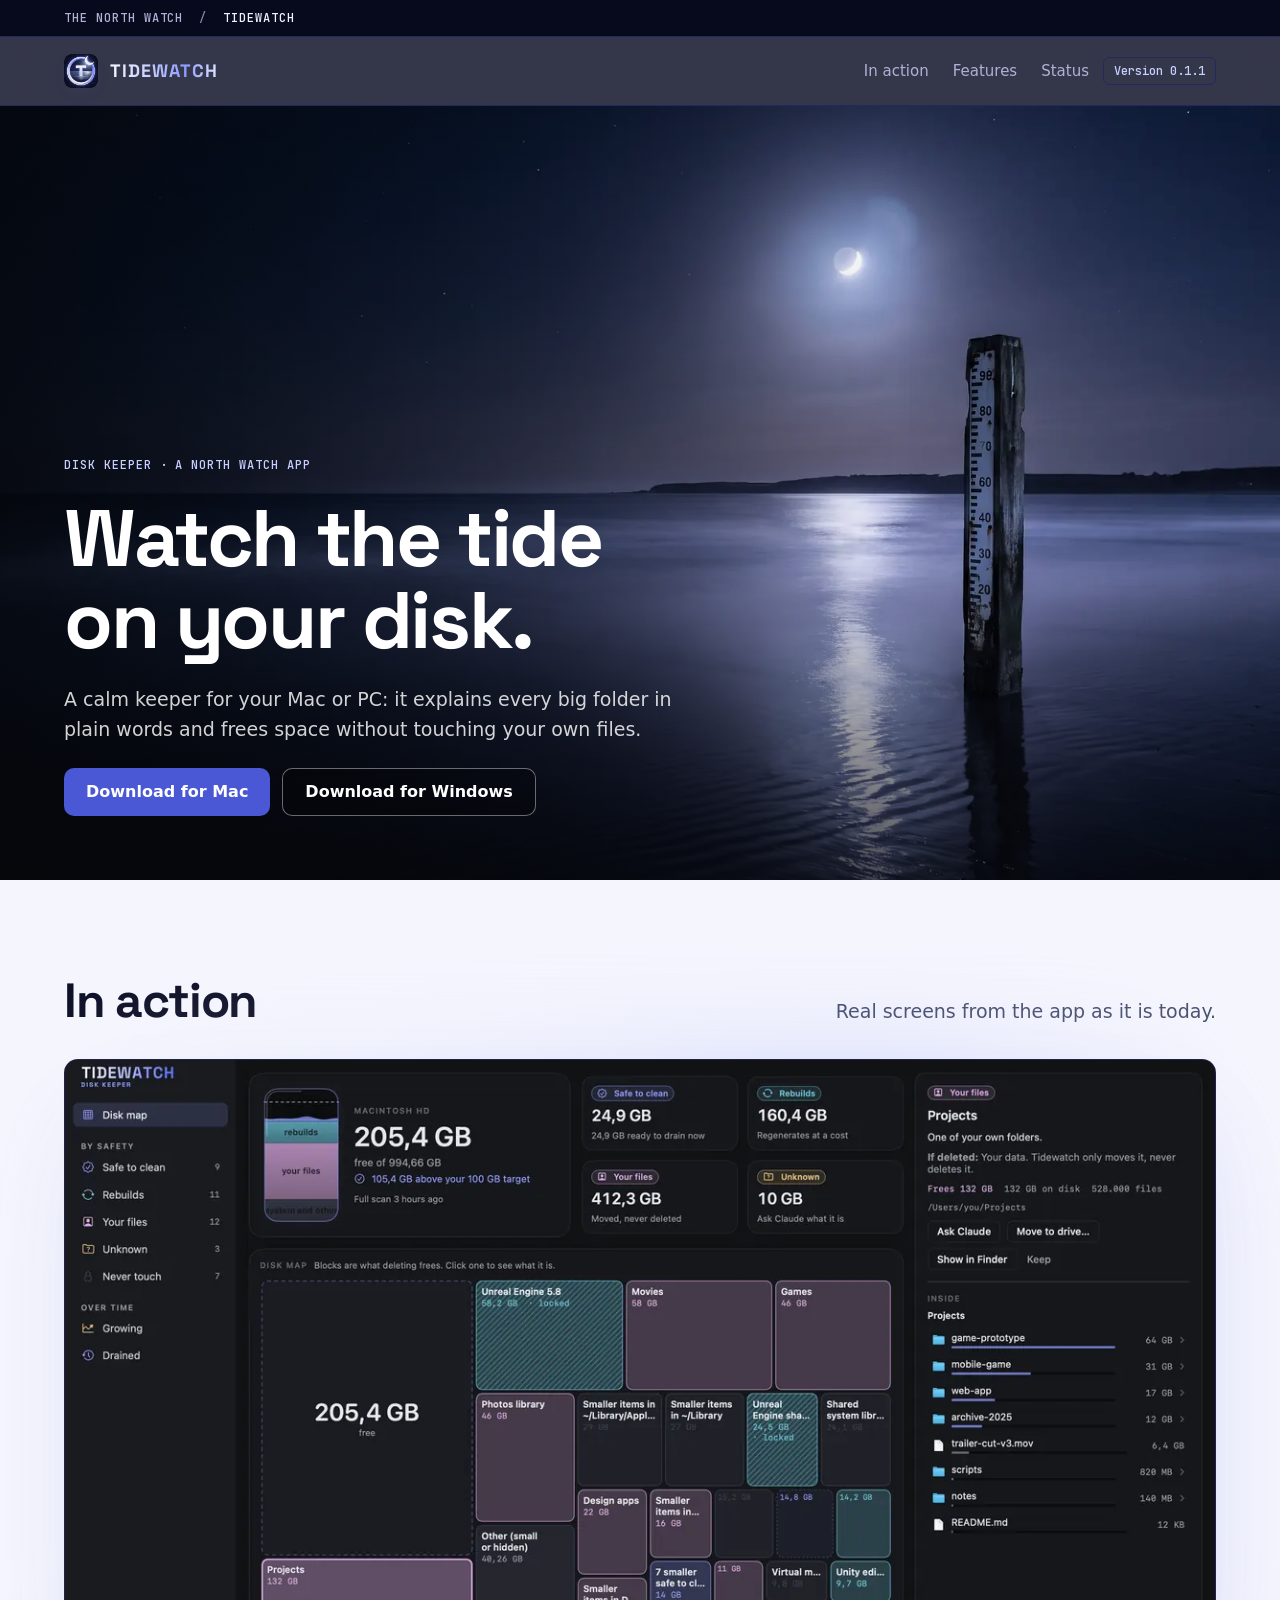
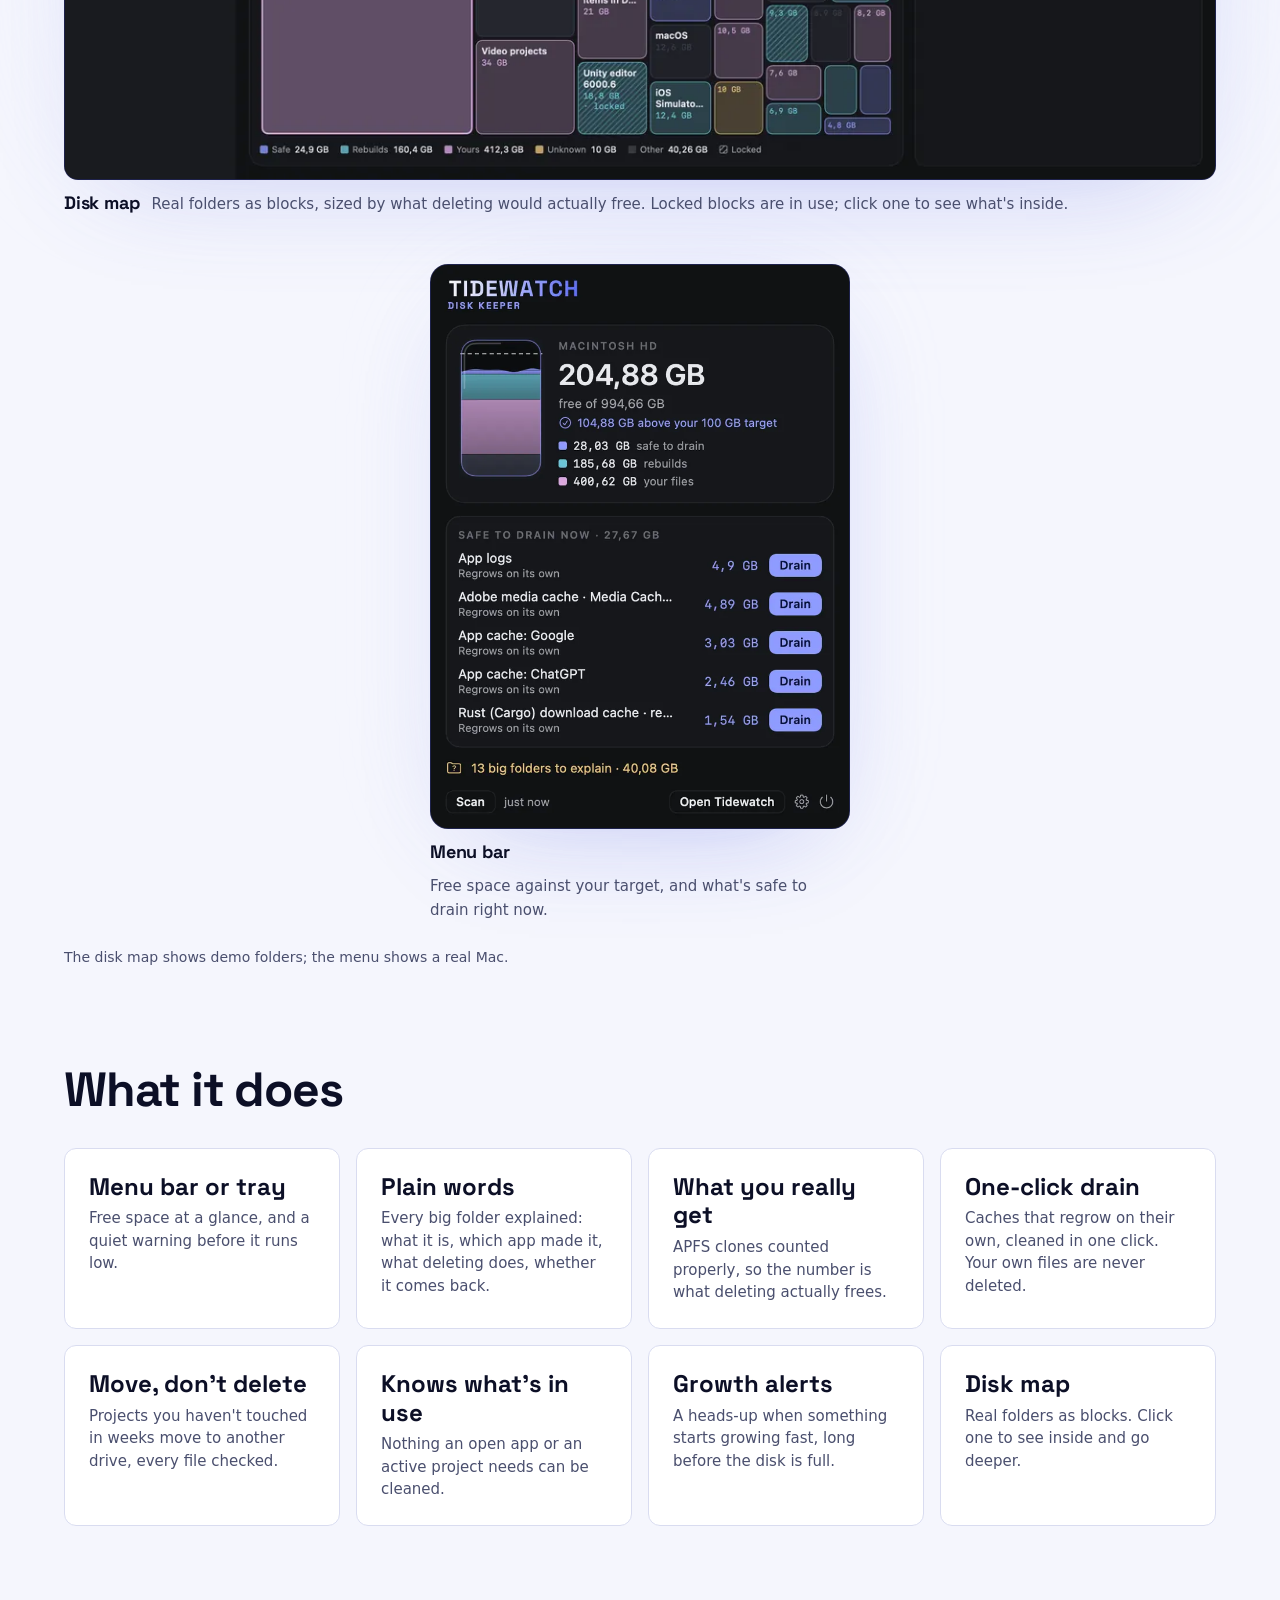
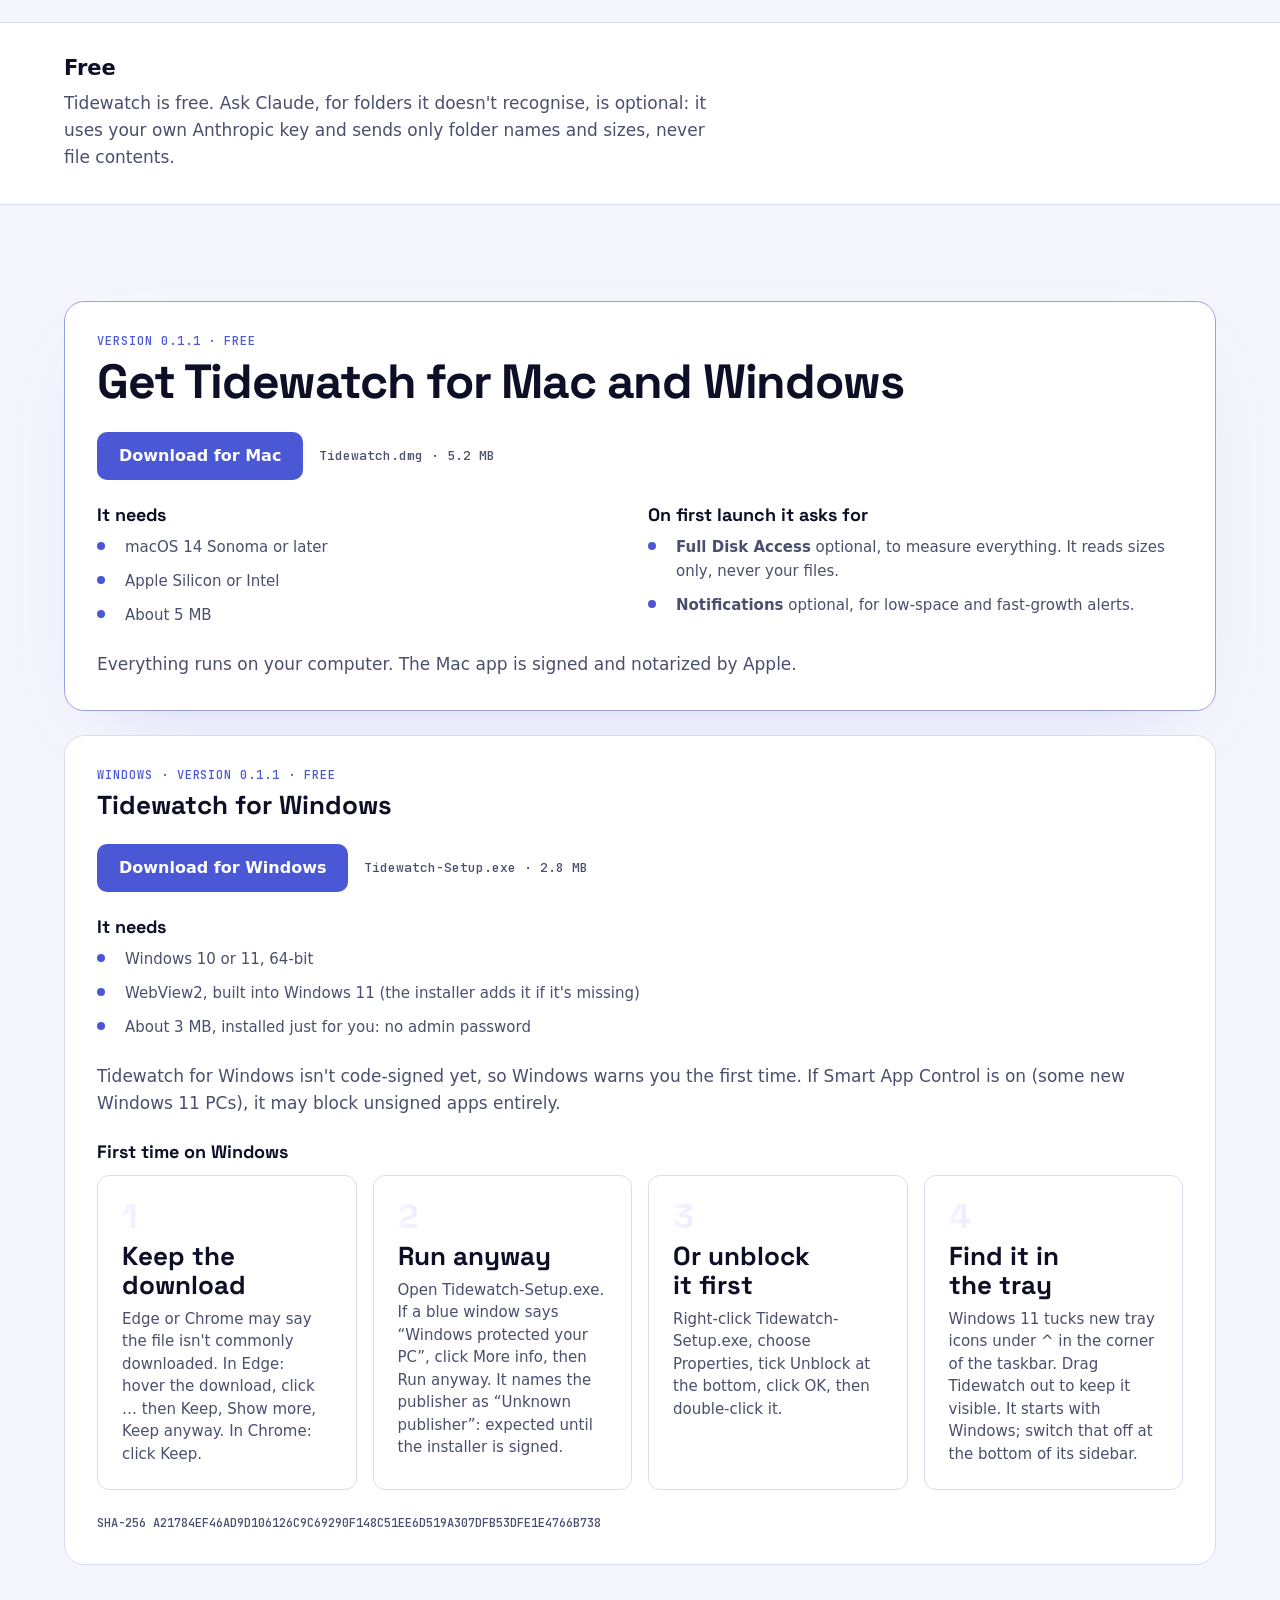
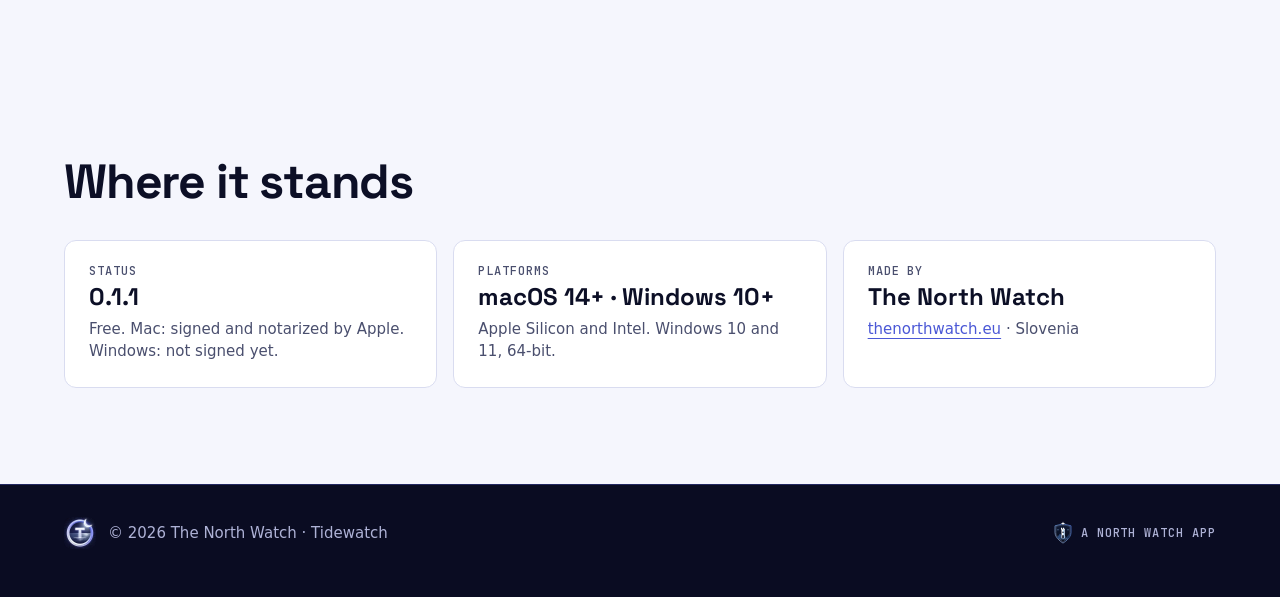
<file: index.html>
<!doctype html>
<html lang="en" data-site="tw">
<head>
<meta charset="utf-8">
<meta name="viewport" content="width=device-width, initial-scale=1">
<title>Tidewatch — watch the tide on your disk</title>
<meta name="description" content="A calm keeper for your disk, in the Mac menu bar or the Windows tray: every big folder explained in plain words, space freed without touching your files. Free, for macOS 14+ and Windows 10 and 11.">
<meta name="theme-color" content="#0a0e14">
<link rel="canonical" href="https://tidewatch.thenorthwatch.eu/">
<link rel="icon" href="nw/img/favicon.svg" type="image/svg+xml">
<link rel="apple-touch-icon" href="nw/img/apple-touch-icon-180.png">
<meta property="og:title" content="Tidewatch">
<meta property="og:description" content="A calm keeper for your disk, in the Mac menu bar or the Windows tray: every big folder explained in plain words, space freed without touching your files. Free, for macOS 14+ and Windows 10 and 11.">
<meta property="og:type" content="website">
<meta property="og:url" content="https://tidewatch.thenorthwatch.eu/">
<meta property="og:image" content="https://tidewatch.thenorthwatch.eu/nw/img/hero-og.jpg">
<meta name="twitter:card" content="summary_large_image">
<link rel="stylesheet" href="nw/nw.css">
<script src="nw/nw.js" defer></script>
</head>
<body>
<a class="skip" href="#action">Skip to the app in action</a>

<nav class="strip" aria-label="The North Watch family">
  <div class="wrap">
    <a href="https://thenorthwatch.eu">The North Watch</a>
    <span class="sep" aria-hidden="true">/</span>
    <a href="./" aria-current="page">Tidewatch</a>
  </div>
</nav>

<header class="bar">
  <div class="wrap">
    <a class="brand" href="./"><img class="app-icon" src="nw/img/icon-128.webp" srcset="nw/img/icon-128.webp 1x, nw/img/icon-256.webp 2x" alt="" width="34" height="34"><span class="wordmark">Tidewatch</span></a>
    <nav class="nav" aria-label="Primary">
      <a class="opt" href="#action">In action</a>
      <a class="opt" href="#features">Features</a>
      <a class="opt" href="#status">Status</a>
      <span class="pill pill--accent">Version 0.1.1</span>
    </nav>
  </div>
</header>

<main>
  <section class="hero" style="--hero-focus-mobile: 60% center">
    <picture><source type="image/webp" srcset="nw/img/hero-960.webp 960w, nw/img/hero-1600.webp 1600w, nw/img/hero-2400.webp 2400w" sizes="100vw"><img src="nw/img/hero-1600.jpg" alt="A wooden tide gauge standing in a calm night sea under a crescent moon" width="1600" height="1067" fetchpriority="high"></picture>
    <div class="wrap">
      <span class="eyebrow">Disk keeper · a North Watch app</span>
      <h1 class="display">Watch the tide on your disk.</h1>
      <p class="lead">A calm keeper for your Mac or PC: it explains every big folder in plain words and frees space without touching your own files.</p>
      <div class="actions">
        <a class="btn btn--primary" href="https://github.com/svizi29/tidewatch-releases/releases/latest/download/Tidewatch.dmg" data-goatcounter-click="download/tidewatch-0.1.1-mac" data-goatcounter-title="Tidewatch 0.1.1 Mac download">Download for Mac</a>
        <a class="btn btn--ghost btn--on-image" href="#windows">Download for Windows</a>
      </div>
    </div>
  </section>

  <section class="section" id="action" aria-labelledby="action-title">
    <div class="wrap">
      <div class="section-head reveal">
        <h2 class="h2" id="action-title">In action</h2>
        <p class="lead">Real screens from the app as it is today.</p>
      </div>
      <figure class="shot shot--hero reveal">
        <div class="shot__frame"><picture><source type="image/webp" srcset="nw/img/shot-01-overview-1200.webp 1200w, nw/img/shot-01-overview-2000.webp 2000w" sizes="(min-width: 1200px) 1150px, 100vw"><img src="nw/img/shot-01-overview-2000.jpg" alt="Disk map: Real folders as blocks, sized by what deleting would actually free. Locked blocks are in use; click one to see what&#x27;s inside." width="2880" height="1800" loading="lazy"></picture></div>
        <figcaption><b>Disk map</b><span>Real folders as blocks, sized by what deleting would actually free. Locked blocks are in use; click one to see what&#x27;s inside.</span></figcaption>
      </figure>
      <div class="shots shots--panels" style="margin-top: var(--s7); max-width: 420px">
        <figure class="shot reveal">
          <div class="shot__frame"><picture><source type="image/webp" srcset="nw/img/shot-02-menu-360.webp 360w, nw/img/shot-02-menu-720.webp 720w" sizes="(min-width: 900px) 30vw, 80vw"><img src="nw/img/shot-02-menu-720.png" alt="Menu bar: Free space against your target, and what&#x27;s safe to drain right now." width="800" height="1078" loading="lazy"></picture></div>
          <figcaption><b>Menu bar</b><span>Free space against your target, and what&#x27;s safe to drain right now.</span></figcaption>
        </figure>
      </div>
      <p class="muted" style="margin-top: var(--s5); font-size: 14px">The disk map shows demo folders; the menu shows a real Mac.</p>
    </div>
  </section>

  <section class="section" id="features" aria-labelledby="features-title" style="padding-top: 0">
    <div class="wrap">
      <div class="section-head reveal"><h2 class="h2" id="features-title">What it does</h2></div>
      <div class="facts reveal">
        <div class="fact"><span class="v">Menu bar or tray</span><p>Free space at a glance, and a quiet warning before it runs low.</p></div>
        <div class="fact"><span class="v">Plain words</span><p>Every big folder explained: what it is, which app made it, what deleting does, whether it comes back.</p></div>
        <div class="fact"><span class="v">What you really get</span><p>APFS clones counted properly, so the number is what deleting actually frees.</p></div>
        <div class="fact"><span class="v">One-click drain</span><p>Caches that regrow on their own, cleaned in one click. Your own files are never deleted.</p></div>
        <div class="fact"><span class="v">Move, don&#x27;t delete</span><p>Projects you haven&#x27;t touched in weeks move to another drive, every file checked.</p></div>
        <div class="fact"><span class="v">Knows what&#x27;s in use</span><p>Nothing an open app or an active project needs can be cleaned.</p></div>
        <div class="fact"><span class="v">Growth alerts</span><p>A heads-up when something starts growing fast, long before the disk is full.</p></div>
        <div class="fact"><span class="v">Disk map</span><p>Real folders as blocks. Click one to see inside and go deeper.</p></div>
      </div>
    </div>
  </section>

  <section class="band" aria-labelledby="band-title">
    <div class="wrap">
      <div style="display: flex; flex-direction: column; gap: 8px; max-width: 62ch">
        <h2 class="h3" id="band-title">Free</h2>
        <p class="muted">Tidewatch is free. Ask Claude, for folders it doesn&#x27;t recognise, is optional: it uses your own Anthropic key and sends only folder names and sizes, never file contents.</p>
      </div>
    </div>
  </section>

  <section class="section" id="download" aria-labelledby="download-title">
    <div class="wrap">
      <div class="tier tier--pro reveal" style="gap: var(--s5)">
        <div style="display: flex; flex-direction: column; gap: 8px">
          <span class="eyebrow">Version 0.1.1 · free</span>
          <h2 class="h2" id="download-title">Get Tidewatch for Mac and Windows</h2>
        </div>
        <div style="display: flex; flex-wrap: wrap; align-items: center; gap: var(--s4)"><a class="btn btn--primary" href="https://github.com/svizi29/tidewatch-releases/releases/latest/download/Tidewatch.dmg" data-goatcounter-click="download/tidewatch-0.1.1-mac" data-goatcounter-title="Tidewatch 0.1.1 Mac download">Download for Mac</a><span class="muted" style="font: 500 13px/1.3 var(--font-mono)">Tidewatch.dmg · 5.2 MB</span></div>
        <div class="tiers" style="grid-template-columns: repeat(auto-fit, minmax(240px, 1fr))">
          <div style="display: flex; flex-direction: column; gap: 8px"><h3 style="font: 700 18px/1.25 var(--font-display); background: none; color: var(--ink)">It needs</h3><ul class="ticks"><li><span>macOS 14 Sonoma or later</span></li><li><span>Apple Silicon or Intel</span></li><li><span>About 5 MB</span></li></ul></div>
          <div style="display: flex; flex-direction: column; gap: 8px"><h3 style="font: 700 18px/1.25 var(--font-display); background: none; color: var(--ink)">On first launch it asks for</h3><ul class="ticks"><li><span><b>Full Disk Access</b> optional, to measure everything. It reads sizes only, never your files.</span></li><li><span><b>Notifications</b> optional, for low-space and fast-growth alerts.</span></li></ul></div>
        </div>
        <p class="muted">Everything runs on your computer. The Mac app is signed and notarized by Apple.</p>
      </div>
      <div class="tier reveal" id="windows" style="gap: var(--s5); margin-top: var(--s5); scroll-margin-top: 96px">
        <div style="display: flex; flex-direction: column; gap: 8px">
          <span class="eyebrow">Windows · version 0.1.1 · free</span>
          <h3 style="font: 700 26px/1.1 var(--font-display); background: none; color: var(--ink)">Tidewatch for Windows</h3>
        </div>
        <div style="display: flex; flex-wrap: wrap; align-items: center; gap: var(--s4)"><a class="btn btn--primary" href="https://github.com/svizi29/tidewatch-releases/releases/latest/download/Tidewatch-Setup.exe" data-goatcounter-click="download/tidewatch-0.1.1-win" data-goatcounter-title="Tidewatch 0.1.1 Windows download">Download for Windows</a><span class="muted" style="font: 500 13px/1.3 var(--font-mono)">Tidewatch-Setup.exe · 2.8 MB</span></div>
        <div style="display: flex; flex-direction: column; gap: 8px"><h3 style="font: 700 18px/1.25 var(--font-display); background: none; color: var(--ink)">It needs</h3><ul class="ticks"><li><span>Windows 10 or 11, 64-bit</span></li><li><span>WebView2, built into Windows 11 (the installer adds it if it&#x27;s missing)</span></li><li><span>About 3 MB, installed just for you: no admin password</span></li></ul></div>
        <p class="muted">Tidewatch for Windows isn&#x27;t code-signed yet, so Windows warns you the first time. If Smart App Control is on (some new Windows 11 PCs), it may block unsigned apps entirely.</p>
        <div style="display: flex; flex-direction: column; gap: 12px"><h3 style="font: 700 18px/1.25 var(--font-display); background: none; color: var(--ink)">First time on Windows</h3><div class="steps"><div class="step"><h3>Keep the download</h3><p>Edge or Chrome may say the file isn&#x27;t commonly downloaded. In Edge: hover the download, click … then Keep, Show more, Keep anyway. In Chrome: click Keep.</p></div><div class="step"><h3>Run anyway</h3><p>Open Tidewatch-Setup.exe. If a blue window says “Windows protected your PC”, click More info, then Run anyway. It names the publisher as “Unknown publisher”: expected until the installer is signed.</p></div><div class="step"><h3>Or unblock it first</h3><p>Right-click Tidewatch-Setup.exe, choose Properties, tick Unblock at the bottom, click OK, then double-click it.</p></div><div class="step"><h3>Find it in the tray</h3><p>Windows 11 tucks new tray icons under ^ in the corner of the taskbar. Drag Tidewatch out to keep it visible. It starts with Windows; switch that off at the bottom of its sidebar.</p></div></div></div>
        <p class="muted" style="font: 500 12px/1.5 var(--font-mono); overflow-wrap: anywhere">SHA-256 A21784EF46AD9D106126C9C69290F148C51EE6D519A307DFB53DFE1E4766B738</p>
      </div>
    </div>
  </section>

  <section class="section" id="status" aria-labelledby="status-title">
    <div class="wrap">
      <h2 class="h2 reveal" id="status-title" style="margin-bottom: var(--s6)">Where it stands</h2>
      <div class="facts reveal">
        <div class="fact"><span class="k">Status</span><span class="v">0.1.1</span><p>Free. Mac: signed and notarized by Apple. Windows: not signed yet.</p></div>
        <div class="fact"><span class="k">Platforms</span><span class="v">macOS 14+ · Windows 10+</span><p>Apple Silicon and Intel. Windows 10 and 11, 64-bit.</p></div>
        <div class="fact"><span class="k">Made by</span><span class="v">The North Watch</span><p><a href="https://thenorthwatch.eu">thenorthwatch.eu</a> · Slovenia</p></div>
      </div>
    </div>
  </section>
</main>

<footer class="foot">
  <div class="wrap">
    <div class="brandline"><img src="nw/img/icon-128.webp" alt="" width="28" height="28" style="border-radius: 22.5%">© 2026 The North Watch · Tidewatch</div>
    <a class="byline" href="https://thenorthwatch.eu"><img src="nw/img/seal.svg" alt="" width="20" height="25">A North Watch app</a>
  </div>
</footer>
</body>
</html>
</file>
<file: nw/nw.css>
/* The North Watch family: one design system for thenorthwatch.eu, rabbit-hole.video and the personal site.
   Direction A, "Night Watch": dark first, light on request of the system. Each site sets <html data-site="…">
   and gets its accent and grey tint from the blocks below; everything else is shared. */

/* ── Fonts (OFL, self-hosted). Text uses Inter where installed, else the system face (the bible allows it). ── */
@font-face { font-family: "Space Grotesk"; font-weight: 300 700; font-display: swap; src: url(fonts/SpaceGrotesk_var_latin.woff2) format("woff2"); }
@font-face { font-family: "Space Grotesk"; font-weight: 300 700; font-display: swap; src: url(fonts/SpaceGrotesk_var_latin-ext.woff2) format("woff2"); unicode-range: U+0100-024F, U+0259, U+1E00-1EFF, U+2020, U+20A0-20AB, U+20AD-20CF, U+2113, U+2C60-2C7F, U+A720-A7FF; }
@font-face { font-family: "JetBrains Mono"; font-weight: 500; font-display: swap; src: url(fonts/JetBrainsMono_500_latin.woff2) format("woff2"); }
@font-face { font-family: "JetBrains Mono"; font-weight: 500; font-display: swap; src: url(fonts/JetBrainsMono_500_latin-ext.woff2) format("woff2"); unicode-range: U+0100-024F, U+1E00-1EFF; }

/* ── Tokens ── */
:root {
  --font-display: "Space Grotesk", system-ui, -apple-system, "Segoe UI", sans-serif;
  --font-body: "Inter", system-ui, -apple-system, "Segoe UI", Roboto, sans-serif;
  --font-mono: "JetBrains Mono", ui-monospace, Menlo, monospace;

  --s1: 4px; --s2: 8px; --s3: 12px; --s4: 16px; --s5: 24px; --s6: 32px; --s7: 48px; --s8: 64px; --s9: 96px; --s10: 128px;
  --wrap: 1200px; --gutter: 16px;
  --r-sm: 6px; --r-md: 12px; --r-lg: 20px;

  --dur-1: 160ms; --dur-2: 320ms; --dur-3: 640ms; --ease: cubic-bezier(.2, .7, .2, 1);

  /* The North Watch (default) */
  --bg: #0a0e14; --strip: #070a0f; --surface: #101722; --raised: #162030; --line: #1e2936;
  --ink: #edf2f7; --muted: #9aa8b8; --faint: #75859a;
  --accent: #79b4ff; --on-accent: #040c1c; --glow: rgba(121, 180, 255, .38);
  --accent-on-image: #9cc8ff;
  --brand-grad: linear-gradient(90deg, #ffffff, #bfe0ff 35%, #79b4ff 70%, #dbeeff);
  --night-bg: #0a0e14; --night-strip: #070a0f; --night-line: #1e2936; --night-ink: #edf2f7; --night-muted: #9aa8b8; --night-faint: #75859a; /* stays bright in light mode: it sits on dark pictures */
  --ok: #8affc1; --ok-bg: rgba(138, 255, 193, .1); --ok-line: rgba(138, 255, 193, .3);
  color-scheme: dark;
}
:root[data-site="rh"] {
  --bg: #0b0a10; --strip: #08070c; --surface: #13121b; --raised: #1c1a27; --line: #25232f;
  --ink: #f2f2f5; --muted: #a6a6b4; --faint: #7c7b8c;
  --accent: #ab9bff; --on-accent: #140f2e; --glow: rgba(171, 155, 255, .45);
  --accent-on-image: #c4b5fd;
  --brand-grad: linear-gradient(90deg, #c084fc, #8b5cf6 35%, #60a5fa 70%, #67e8f9);
  --night-bg: #0b0a10; --night-strip: #08070c; --night-line: #25232f; --night-ink: #f2f2f5; --night-muted: #a6a6b4; --night-faint: #7c7b8c;
}
:root[data-site="gj"] {
  --bg: #0e0e0e; --strip: #0a0a0a; --surface: #171717; --raised: #202020; --line: #282828;
  --ink: #f0f0ee; --muted: #a3a3a0; --faint: #7d7d7a;
  --accent: #f2b25c; --on-accent: #1d1405; --glow: rgba(242, 178, 92, .3);
  --accent-on-image: #ffd27a;
  --brand-grad: linear-gradient(90deg, #ffd27a, #ff9a5c 35%, #49c6c0 70%, #bfefe9);
  --night-bg: #0e0e0e; --night-strip: #0a0a0a; --night-line: #282828; --night-ink: #f0f0ee; --night-muted: #a3a3a0; --night-faint: #7d7d7a;
}
/* The North Watch apps: Northlight, Iceberg, Borealis, AirTouch (colours from the brand bible). */
:root[data-site="nl"] {
  --bg: #0b1020; --strip: #080c18; --surface: #111a30; --raised: #18233d; --line: #22304d;
  --ink: #eef3fb; --muted: #a3aec4; --faint: #7a869e;
  --accent: #5fd3b4; --on-accent: #04201a; --glow: rgba(95,211,180,.38);
  --accent-on-image: #8de88f;
  --brand-grad: linear-gradient(90deg, #5fd3b4, #8de88f 35%, #8b7cf6 70%, #e07bd1);
  --night-bg: #0b1020; --night-strip: #080c18; --night-line: #22304d; --night-ink: #eef3fb; --night-muted: #a3aec4; --night-faint: #7a869e;
}
:root[data-site="ib"] {
  --bg: #04121a; --strip: #030d13; --surface: #082030; --raised: #0c2a3c; --line: #123447;
  --ink: #ecfaff; --muted: #9fbac6; --faint: #76929f;
  --accent: #22d3ee; --on-accent: #022028; --glow: rgba(34,211,238,.38);
  --accent-on-image: #a5f3fc;
  --brand-grad: linear-gradient(90deg, #f0feff, #a5f3fc 35%, #22d3ee 70%, #0ea5c6);
  --night-bg: #04121a; --night-strip: #030d13; --night-line: #123447; --night-ink: #ecfaff; --night-muted: #9fbac6; --night-faint: #76929f;
}
:root[data-site="bo"] {
  --bg: #100815; --strip: #0b0510; --surface: #1a0f22; --raised: #24142e; --line: #33203d;
  --ink: #fbf0f8; --muted: #c4a9bd; --faint: #977f91;
  --accent: #ff7ad9; --on-accent: #2a0420; --glow: rgba(255,122,217,.38);
  --accent-on-image: #ffc46b;
  --brand-grad: linear-gradient(90deg, #ffd6f5, #ff7ad9 35%, #ff9f7a 70%, #ffc46b);
  --night-bg: #100815; --night-strip: #0b0510; --night-line: #33203d; --night-ink: #fbf0f8; --night-muted: #c4a9bd; --night-faint: #977f91;
}
:root[data-site="at"] {
  --bg: #081028; --strip: #060c1e; --surface: #0e1a3a; --raised: #14224a; --line: #1d2d5a;
  --ink: #eef4ff; --muted: #a6b4d2; --faint: #7c8bab;
  --accent: #7fd0ff; --on-accent: #03142c; --glow: rgba(127,208,255,.38);
  --accent-on-image: #bfe9ff;
  --brand-grad: linear-gradient(90deg, #dff6ff, #7fd0ff 35%, #3b8bff 70%, #eaf7ff);
  --night-bg: #081028; --night-strip: #060c1e; --night-line: #1d2d5a; --night-ink: #eef4ff; --night-muted: #a6b4d2; --night-faint: #7c8bab;
}
:root[data-site="tw"] {
  --bg: #0a0c22; --strip: #070a1c; --surface: #11143a; --raised: #171b4a; --line: #232860;
  --ink: #f1f2ff; --muted: #aeb2d6; --faint: #8186ad;
  --accent: #8e9bff; --on-accent: #0a0c28; --glow: rgba(142,155,255,.38);
  --accent-on-image: #c7d0ff;
  --brand-grad: linear-gradient(90deg, #f5f7ff, #c7d0ff 35%, #8e9bff 70%, #dfe6ff);
  --night-bg: #0a0c22; --night-strip: #070a1c; --night-line: #232860; --night-ink: #f1f2ff; --night-muted: #aeb2d6; --night-faint: #8186ad;
}

/* Light: follows the system unless a page or viewer pins data-theme="dark"; data-theme="light" pins it on. */
@media (prefers-color-scheme: light) {
  :root:not([data-theme="dark"]) {
    --bg: #f5f7fa; --strip: #eaeef3; --surface: #ffffff; --raised: #eef2f6; --line: #dce3ea;
    --ink: #0d141c; --muted: #4a5868; --faint: #5e6b7a;
    --accent: #1f5fc4; --on-accent: #ffffff; --glow: rgba(31, 95, 196, .22);
    --ok: #13643f; --ok-bg: #e3f4ea; --ok-line: #b8e0c8;
    color-scheme: light;
  }
  :root[data-site="rh"]:not([data-theme="dark"]) {
    --bg: #f7f6fb; --strip: #eeecf6; --surface: #ffffff; --raised: #efedf7; --line: #e1def0;
    --ink: #121018; --muted: #4d4a5e; --faint: #6a677c;
    --accent: #5b41e0; --on-accent: #ffffff; --glow: rgba(91, 65, 224, .25);
  }
  :root[data-site="gj"]:not([data-theme="dark"]) {
    --bg: #f6f6f5; --strip: #ececea; --surface: #ffffff; --raised: #f0f0ee; --line: #e2e2e0;
    --ink: #121212; --muted: #50504d; --faint: #62625f;
    --accent: #a0600f; --on-accent: #ffffff; --glow: rgba(160, 96, 15, .2);
  }
  :root[data-site="nl"]:not([data-theme="dark"]) {
    --bg: #f5f8fb; --strip: #e9eef4; --surface: #ffffff; --raised: #eef2f7; --line: #dbe3ec;
    --ink: #0d1420; --muted: #4a5666; --faint: #5d6979;
    --accent: #0f7f66; --on-accent: #ffffff; --glow: rgba(15,127,102,.22);
  }
  :root[data-site="ib"]:not([data-theme="dark"]) {
    --bg: #f3f9fb; --strip: #e5f0f4; --surface: #ffffff; --raised: #eaf4f7; --line: #d4e5ec;
    --ink: #071820; --muted: #41555e; --faint: #566a73;
    --accent: #0a7690; --on-accent: #ffffff; --glow: rgba(10,118,144,.22);
  }
  :root[data-site="bo"]:not([data-theme="dark"]) {
    --bg: #fbf6fa; --strip: #f3e9f1; --surface: #ffffff; --raised: #f6edf4; --line: #ead9e5;
    --ink: #1c0c18; --muted: #5d4858; --faint: #715b6b;
    --accent: #b8237f; --on-accent: #ffffff; --glow: rgba(184,35,127,.22);
  }
  :root[data-site="at"]:not([data-theme="dark"]) {
    --bg: #f4f7fd; --strip: #e7edf8; --surface: #ffffff; --raised: #edf2fb; --line: #d7e0f0;
    --ink: #0a1226; --muted: #47536b; --faint: #5a6680;
    --accent: #1f63d6; --on-accent: #ffffff; --glow: rgba(31,99,214,.22);
  }
  :root[data-site="tw"]:not([data-theme="dark"]) {
    --bg: #f5f6fd; --strip: #e9ebf8; --surface: #ffffff; --raised: #eef0fb; --line: #d9dcf0;
    --ink: #0c0f26; --muted: #4a4f6e; --faint: #5d6283;
    --accent: #4b58d6; --on-accent: #ffffff; --glow: rgba(75,88,214,.22);
  }
}
:root[data-theme="light"] {
  --bg: #f5f7fa; --strip: #eaeef3; --surface: #ffffff; --raised: #eef2f6; --line: #dce3ea;
  --ink: #0d141c; --muted: #4a5868; --faint: #5e6b7a;
  --accent: #1f5fc4; --on-accent: #ffffff; --glow: rgba(31, 95, 196, .22);
  --ok: #13643f; --ok-bg: #e3f4ea; --ok-line: #b8e0c8;
  color-scheme: light;
}
:root[data-site="rh"][data-theme="light"] {
  --bg: #f7f6fb; --strip: #eeecf6; --surface: #ffffff; --raised: #efedf7; --line: #e1def0;
  --ink: #121018; --muted: #4d4a5e; --faint: #6a677c;
  --accent: #5b41e0; --on-accent: #ffffff; --glow: rgba(91, 65, 224, .25);
}
:root[data-site="gj"][data-theme="light"] {
  --bg: #f6f6f5; --strip: #ececea; --surface: #ffffff; --raised: #f0f0ee; --line: #e2e2e0;
  --ink: #121212; --muted: #50504d; --faint: #62625f;
  --accent: #a0600f; --on-accent: #ffffff; --glow: rgba(160, 96, 15, .2);
}

:root[data-site="nl"][data-theme="light"] {
  --bg: #f5f8fb; --strip: #e9eef4; --surface: #ffffff; --raised: #eef2f7; --line: #dbe3ec;
  --ink: #0d1420; --muted: #4a5666; --faint: #5d6979;
  --accent: #0f7f66; --on-accent: #ffffff; --glow: rgba(15,127,102,.22);
}
:root[data-site="ib"][data-theme="light"] {
  --bg: #f3f9fb; --strip: #e5f0f4; --surface: #ffffff; --raised: #eaf4f7; --line: #d4e5ec;
  --ink: #071820; --muted: #41555e; --faint: #566a73;
  --accent: #0a7690; --on-accent: #ffffff; --glow: rgba(10,118,144,.22);
}
:root[data-site="bo"][data-theme="light"] {
  --bg: #fbf6fa; --strip: #f3e9f1; --surface: #ffffff; --raised: #f6edf4; --line: #ead9e5;
  --ink: #1c0c18; --muted: #5d4858; --faint: #715b6b;
  --accent: #b8237f; --on-accent: #ffffff; --glow: rgba(184,35,127,.22);
}
:root[data-site="at"][data-theme="light"] {
  --bg: #f4f7fd; --strip: #e7edf8; --surface: #ffffff; --raised: #edf2fb; --line: #d7e0f0;
  --ink: #0a1226; --muted: #47536b; --faint: #5a6680;
  --accent: #1f63d6; --on-accent: #ffffff; --glow: rgba(31,99,214,.22);
}
:root[data-site="tw"][data-theme="light"] {
  --bg: #f5f6fd; --strip: #e9ebf8; --surface: #ffffff; --raised: #eef0fb; --line: #d9dcf0;
  --ink: #0c0f26; --muted: #4a4f6e; --faint: #5d6283;
  --accent: #4b58d6; --on-accent: #ffffff; --glow: rgba(75,88,214,.22);
}

/* ── Base ── */
*, *::before, *::after { box-sizing: border-box; }
html { background: var(--bg); -webkit-text-size-adjust: 100%; scroll-behavior: smooth; }
body { margin: 0; background: var(--bg); color: var(--ink); font: 400 17px/1.6 var(--font-body); -webkit-font-smoothing: antialiased; text-rendering: optimizeLegibility; }
img { display: block; max-width: 100%; height: auto; }
a { color: var(--accent); text-underline-offset: 4px; }
:focus-visible { outline: 2px solid var(--accent); outline-offset: 3px; border-radius: var(--r-sm); }
h1, h2, h3 { margin: 0; text-wrap: balance; }
p { margin: 0; }
.wrap { max-width: var(--wrap); margin: 0 auto; padding: 0 var(--gutter); }
@media (min-width: 720px) { :root { --gutter: 24px; } }
.skip { position: absolute; left: -9999px; top: 8px; z-index: 50; padding: 10px 14px; border-radius: var(--r-sm); background: var(--accent); color: var(--on-accent); }
.skip:focus { left: 8px; }
.sr-only { position: absolute; width: 1px; height: 1px; overflow: hidden; clip: rect(0 0 0 0); white-space: nowrap; }

/* ── Type ── */
.eyebrow { font: 500 12px/1.3 var(--font-mono); letter-spacing: .08em; text-transform: uppercase; color: var(--accent); }
.display { font: 700 clamp(40px, 6.6vw, 80px)/1.02 var(--font-display); letter-spacing: -.03em; }
.h2 { font: 700 clamp(30px, 4vw, 48px)/1.06 var(--font-display); letter-spacing: -.025em; }
.wordmark { font: 700 18px/1 var(--font-display); letter-spacing: .06em; text-transform: uppercase; background: var(--brand-grad); -webkit-background-clip: text; background-clip: text; color: transparent; }
.h3 { font: 600 21px/1.3 var(--font-body); }
.lead { font-size: clamp(17px, 2vw, 19px); line-height: 1.55; color: var(--muted); max-width: 54ch; }
.muted { color: var(--muted); }
.mono { font: 500 13px/1.4 var(--font-mono); }

/* ── Night chrome: the strip, the site bar and the footer stay night in both themes, so the marks always sit
   on dark (the bible: every mark lives on night). ── */
.strip, .bar, .foot { --bg: var(--night-bg); --strip: var(--night-strip); --line: var(--night-line); --ink: var(--night-ink); --muted: var(--night-muted); --faint: var(--night-faint); --accent: var(--accent-on-image); color-scheme: dark; color: var(--ink); }
.foot { background: var(--night-bg); }

/* ── Family strip: on every page of all three sites ── */
.strip { background: var(--strip); border-bottom: 1px solid var(--line); }
.strip .wrap { min-height: 36px; display: flex; align-items: center; gap: var(--s4); flex-wrap: wrap; font: 500 12px/1 var(--font-mono); letter-spacing: .08em; text-transform: uppercase; }
.strip a { color: var(--muted); text-decoration: none; padding: 8px 0; }
.strip a:hover { color: var(--ink); }
.strip a[aria-current] { color: var(--ink); }
.strip .sep { color: var(--faint); }

/* ── Site bar ── */
.bar { position: sticky; top: env(safe-area-inset-top, 0px); z-index: 20; background: color-mix(in srgb, var(--bg) 82%, transparent); backdrop-filter: blur(12px); -webkit-backdrop-filter: blur(12px); border-bottom: 1px solid var(--line); }
.bar .wrap { display: flex; align-items: center; justify-content: space-between; gap: var(--s4); min-height: 68px; flex-wrap: wrap; }
.brand { display: inline-flex; align-items: center; gap: var(--s3); color: var(--ink); text-decoration: none; font: 700 19px/1 var(--font-display); letter-spacing: -.01em; }
.brand img { width: auto; height: 30px; }
.brand .logo-h { height: 52px; width: auto; }
@media (max-width: 480px) { .brand .logo-h { height: 44px; } }
.brand .app-icon { width: 34px; height: 34px; border-radius: 22.5%; box-shadow: 0 6px 18px -8px var(--glow); }
.nav { display: flex; align-items: center; gap: var(--s1); flex-wrap: wrap; font-size: 15px; }
.nav a:not(.btn) { color: var(--muted); text-decoration: none; padding: 10px 10px; border-radius: var(--r-sm); }
.nav a:not(.btn):hover { color: var(--ink); }
.nav .btn { margin-left: var(--s2); }
@media (max-width: 640px) { .nav .opt { display: none; } }

/* ── Buttons and pills ── */
.btn { display: inline-flex; align-items: center; gap: var(--s2); min-height: 48px; padding: 0 22px; border-radius: 10px; font: 650 16px/1 var(--font-body); text-decoration: none; transition: transform var(--dur-1) var(--ease), box-shadow var(--dur-1) var(--ease), border-color var(--dur-1) var(--ease); }
.btn svg { width: 16px; height: 16px; }
.btn--primary { background: var(--accent); color: var(--on-accent); }
.btn--primary:hover { transform: translateY(-1px); box-shadow: 0 10px 30px -10px var(--glow); }
.btn--ghost { color: var(--ink); border: 1px solid color-mix(in srgb, var(--ink) 22%, transparent); }
.btn--ghost:hover { border-color: var(--ink); }
.btn--sm { min-height: 44px; padding: 0 16px; font-size: 15px; }
.btn--on-image { color: #fff; border-color: rgba(255, 255, 255, .4); background: rgba(0, 0, 0, .25); }
.pill { display: inline-flex; align-items: center; gap: 6px; font: 500 12px/1 var(--font-mono); padding: 7px 10px; border-radius: var(--r-sm); border: 1px solid var(--line); color: var(--muted); white-space: nowrap; }
.pill--accent { color: var(--accent); }
.pill--ok { color: var(--ok); background: var(--ok-bg); border-color: var(--ok-line); }
.pill--dev { color: var(--ink); border-style: dashed; border-color: var(--faint); }
.pill--on-image { color: #fff; border-color: rgba(255, 255, 255, .35); background: rgba(0, 0, 0, .35); backdrop-filter: blur(6px); }
.chips { display: flex; gap: var(--s2); flex-wrap: wrap; }
.chip { font: 500 13px/1 var(--font-mono); padding: 9px 12px; border-radius: 999px; border: 1px solid var(--line); color: var(--ink); }

/* ── Hero: a full-bleed picture with the words on it ── */
.hero { position: relative; isolation: isolate; min-height: min(86vh, 820px); display: flex; align-items: flex-end; overflow: hidden; background: #05070b; color: #fff; }
.hero > picture, .hero > picture img { position: absolute; inset: 0; width: 100%; height: 100%; object-fit: cover; z-index: -2; }
.hero::after { content: ""; position: absolute; inset: 0; z-index: -1; background: linear-gradient(90deg, rgba(4, 6, 10, .78) 0%, rgba(4, 6, 10, .35) 45%, rgba(4, 6, 10, 0) 70%), linear-gradient(0deg, rgba(4, 6, 10, .7) 0%, rgba(4, 6, 10, 0) 40%); }
.hero .wrap { width: 100%; padding-top: var(--s10); padding-bottom: var(--s8); display: flex; flex-direction: column; gap: var(--s5); }
.hero .display { max-width: 13ch; }
.hero .lead { color: rgba(255, 255, 255, .82); }
.hero .eyebrow, .tile .eyebrow { color: var(--accent-on-image); }
.hero .actions { display: flex; gap: var(--s3); flex-wrap: wrap; }
@media (max-width: 720px) {
  .hero { min-height: 78vh; }
  .hero > picture img { object-position: var(--hero-focus-mobile, 70% center); }
  .hero::after { background: linear-gradient(0deg, rgba(4, 6, 10, .88) 0%, rgba(4, 6, 10, .4) 55%, rgba(4, 6, 10, .1) 100%); }
}

/* ── Sections ── */
.section { padding: var(--s8) 0; }
@media (min-width: 720px) { .section { padding: var(--s9) 0; } }
.section-head { display: flex; justify-content: space-between; align-items: flex-end; gap: var(--s4); flex-wrap: wrap; margin-bottom: var(--s6); }
.section-head .lead { max-width: 46ch; }

/* ── Group headings inside a section ── */
.group-head { display: flex; gap: var(--s4); align-items: baseline; flex-wrap: wrap; margin: var(--s7) 0 var(--s4); }
.group-head .muted { font-size: 15px; }

/* ── Picture cards ── */
.cards { display: grid; gap: var(--s4); grid-template-columns: 1fr; }
@media (min-width: 720px) { .cards { grid-template-columns: repeat(2, minmax(0, 1fr)); gap: var(--s5); } }
@media (min-width: 1040px) { .cards--3 { grid-template-columns: repeat(3, minmax(0, 1fr)); } }
.card { position: relative; display: flex; flex-direction: column; border-radius: var(--r-lg); overflow: hidden; background: var(--surface); border: 1px solid var(--line); color: var(--ink); text-decoration: none; transition: border-color var(--dur-2) var(--ease), transform var(--dur-2) var(--ease), box-shadow var(--dur-2) var(--ease); }
a.card:hover { border-color: color-mix(in srgb, var(--accent) 45%, var(--line)); transform: translateY(-2px); box-shadow: 0 24px 60px -30px var(--glow); }
.card__media { position: relative; aspect-ratio: 16 / 10; overflow: hidden; background: #05070b; }
.card__media img { width: 100%; height: 100%; object-fit: cover; transition: transform var(--dur-3) var(--ease); }
a.card:hover .card__media img { transform: scale(1.03); }
.card__media .pill { position: absolute; left: var(--s4); top: var(--s4); }
.card__body { padding: var(--s5); display: flex; flex-direction: column; gap: var(--s2); flex: 1 1 auto; }
.card__title { display: flex; align-items: center; gap: var(--s3); font: 700 24px/1.15 var(--font-display); letter-spacing: -.012em; }
.card__title img { width: 40px; height: 40px; border-radius: 22.5%; flex: none; box-shadow: 0 6px 18px -6px var(--glow); }
.card__body p { color: var(--muted); }
.card__body > .pill { align-self: flex-start; }
.card__foot { margin-top: auto; padding-top: var(--s2); display: flex; align-items: center; justify-content: space-between; gap: var(--s3); flex-wrap: wrap; font: 500 13px/1.3 var(--font-mono); color: var(--muted); }
.card__foot .go { color: var(--ink); display: inline-flex; align-items: center; gap: 6px; }
.card--wide { grid-column: 1 / -1; }
@media (min-width: 900px) {
  .card--wide { flex-direction: row; }
  .card--wide .card__media { flex: 1 1 62%; aspect-ratio: auto; min-height: 360px; }
  .card--wide .card__body { flex: 1 1 38%; padding: var(--s6); justify-content: center; }
}
.card--dashed { background: transparent; border-style: dashed; border-color: var(--faint); }

/* ── Feature mosaic: big pictures, one line each ── */
.mosaic { display: grid; gap: var(--s4); grid-template-columns: 1fr; }
@media (min-width: 720px) { .mosaic { grid-template-columns: repeat(6, minmax(0, 1fr)); gap: var(--s5); } .tile--6 { grid-column: span 6; } .tile--4 { grid-column: span 4; } .tile--3 { grid-column: span 3; } .tile--2 { grid-column: span 2; } }
.tile { position: relative; isolation: isolate; border-radius: var(--r-lg); overflow: hidden; min-height: 300px; display: flex; align-items: flex-end; background: #05070b; color: #fff; border: 1px solid var(--line); }
.tile picture, .tile picture img { position: absolute; inset: 0; width: 100%; height: 100%; object-fit: cover; z-index: -2; }
.tile::after { content: ""; position: absolute; inset: 0; z-index: -1; background: linear-gradient(0deg, rgba(4, 4, 8, .82) 0%, rgba(4, 4, 8, .25) 45%, rgba(4, 4, 8, 0) 70%); }
.tile__body { padding: var(--s5); display: flex; flex-direction: column; gap: 6px; max-width: 46ch; }
.tile__body h3 { font: 700 26px/1.1 var(--font-display); letter-spacing: -.015em; }
.tile__body p { color: rgba(255, 255, 255, .8); font-size: 16px; line-height: 1.5; }
.tile--6 { min-height: 440px; }
@media (min-width: 720px) { .tile--6::after { background: linear-gradient(90deg, rgba(4, 4, 8, .85) 0%, rgba(4, 4, 8, .45) 38%, rgba(4, 4, 8, 0) 62%), linear-gradient(0deg, rgba(4, 4, 8, .6) 0%, rgba(4, 4, 8, 0) 45%); } }
@media (min-width: 720px) { .tile--6 .tile__body { padding: var(--s7); } .tile--6 .tile__body h3 { font-size: 40px; } }

/* ── Split: picture beside words ── */
.split { display: grid; gap: var(--s6); align-items: center; grid-template-columns: 1fr; }
@media (min-width: 900px) { .split { grid-template-columns: minmax(0, 5fr) minmax(0, 6fr); gap: var(--s8); } .split--flip > :first-child { order: 2; } }
.split__media { border-radius: var(--r-lg); overflow: hidden; border: 1px solid var(--line); background: #05070b; }
.split__media img { width: 100%; height: 100%; object-fit: cover; }
.ticks { list-style: none; margin: 0; padding: 0; display: flex; flex-direction: column; gap: var(--s3); }
.ticks li { display: flex; gap: var(--s3); align-items: baseline; }
.ticks li::before { content: ""; flex: none; width: 8px; height: 8px; border-radius: 50%; background: var(--accent); transform: translateY(-2px); }
.ticks b { font-weight: 600; }

/* ── Real screenshots, set into the app's own glow ── */
.shots { display: grid; gap: var(--s6); grid-template-columns: 1fr; }
@media (min-width: 900px) { .shots--two { grid-template-columns: repeat(2, minmax(0, 1fr)); } }
.shot { position: relative; margin: 0; display: flex; flex-direction: column; gap: var(--s3); isolation: isolate; }
.shot::before { content: ""; position: absolute; inset: 8% 6% 18%; z-index: -1; background: var(--brand-grad); filter: blur(60px); opacity: .32; border-radius: 40px; }
.shot__frame { border-radius: 14px; overflow: hidden; border: 1px solid color-mix(in srgb, var(--accent) 30%, transparent); box-shadow: 0 40px 100px -40px var(--glow), 0 0 0 1px rgba(255, 255, 255, .04) inset; background: #0b0c10; }
.shot__frame img { width: 100%; height: auto; }
.shot figcaption { display: flex; gap: var(--s3); align-items: baseline; flex-wrap: wrap; }
.shot figcaption b { font: 700 18px/1.2 var(--font-display); letter-spacing: -.01em; }
.shot figcaption span { color: var(--muted); font-size: 15px; }
.shot--hero::before { inset: 4% 3% 12%; opacity: .42; filter: blur(80px); }
.shots--panels { grid-template-columns: repeat(auto-fit, minmax(200px, 1fr)); max-width: 960px; margin-inline: auto; }
.shots--panels .shot__frame { border-radius: 18px; }

/* ── Steps: a process the reader follows in order ── */
.steps { display: grid; gap: var(--s4); grid-template-columns: repeat(auto-fit, minmax(220px, 1fr)); counter-reset: step; }
.step { padding: var(--s5); border-radius: var(--r-md); background: var(--surface); border: 1px solid var(--line); display: flex; flex-direction: column; gap: 8px; }
.step::before { counter-increment: step; content: counter(step); font: 700 34px/1 var(--font-display); background: var(--brand-grad); -webkit-background-clip: text; background-clip: text; color: transparent; }
.step h3 { font: 700 19px/1.25 var(--font-display); }
.step p { color: var(--muted); font-size: 15px; line-height: 1.5; }

/* ── Free and Pro ── */
.tiers { display: grid; gap: var(--s4); grid-template-columns: repeat(auto-fit, minmax(280px, 1fr)); }
.tier { padding: var(--s6); border-radius: var(--r-lg); background: var(--surface); border: 1px solid var(--line); display: flex; flex-direction: column; gap: var(--s3); }
.tier--pro { border-color: color-mix(in srgb, var(--accent) 45%, var(--line)); box-shadow: 0 30px 80px -40px var(--glow); }
.tier h3 { font: 700 26px/1.1 var(--font-display); }
.tier--pro h3 { background: var(--brand-grad); -webkit-background-clip: text; background-clip: text; color: transparent; }
.tier ul { margin: 0; padding: 0; list-style: none; display: flex; flex-direction: column; gap: 10px; }
.tier li { display: grid; grid-template-columns: 18px minmax(0, 1fr); gap: 10px; color: var(--muted); font-size: 15px; }
.tier li::before { content: ""; width: 8px; height: 8px; border-radius: 50%; margin-top: 8px; background: var(--accent); }

/* ── Small facts row ── */
.facts { display: grid; gap: var(--s4); grid-template-columns: repeat(auto-fit, minmax(220px, 1fr)); }
.fact { padding: var(--s5); border-radius: var(--r-md); background: var(--surface); border: 1px solid var(--line); display: flex; flex-direction: column; gap: 6px; }
.fact .k { font: 500 12px/1 var(--font-mono); letter-spacing: .08em; text-transform: uppercase; color: var(--muted); }
.fact .v { font: 700 24px/1.2 var(--font-display); }
.fact p { color: var(--muted); font-size: 15px; line-height: 1.5; }

/* ── Band: a quiet full-width row ── */
.band { border-top: 1px solid var(--line); border-bottom: 1px solid var(--line); background: var(--surface); }
.band .wrap { padding-top: var(--s6); padding-bottom: var(--s6); display: flex; gap: var(--s5); align-items: center; justify-content: space-between; flex-wrap: wrap; }

/* ── Footer ── */
.foot { border-top: 1px solid var(--line); }
.foot .wrap { padding-top: var(--s6); padding-bottom: var(--s7); display: flex; gap: var(--s5); justify-content: space-between; align-items: center; flex-wrap: wrap; color: var(--muted); font-size: 15px; }
.foot .links { display: flex; gap: var(--s5); flex-wrap: wrap; }
.foot a { color: var(--muted); }
.foot a:hover { color: var(--ink); }
.foot .brandline { display: flex; align-items: center; gap: var(--s3); }
.foot .brandline img { height: 32px; width: auto; }
.byline { display: inline-flex; align-items: center; gap: 8px; font: 500 12px/1 var(--font-mono); letter-spacing: .08em; text-transform: uppercase; color: var(--accent); text-decoration: none; }
.byline img { height: 24px; width: auto; }

/* ── Motion: sections rest visible; the ones you scroll to rise in once (nw.js adds .in) ── */
@keyframes nw-rise { from { opacity: 0; transform: translateY(14px); } to { opacity: 1; transform: none; } }
.reveal.in { animation: nw-rise var(--dur-3) var(--ease) both; }
@media (prefers-reduced-motion: reduce) {
  html { scroll-behavior: auto; }
  *, *::before, *::after { transition-duration: 1ms !important; animation: none !important; }
}
</file>
